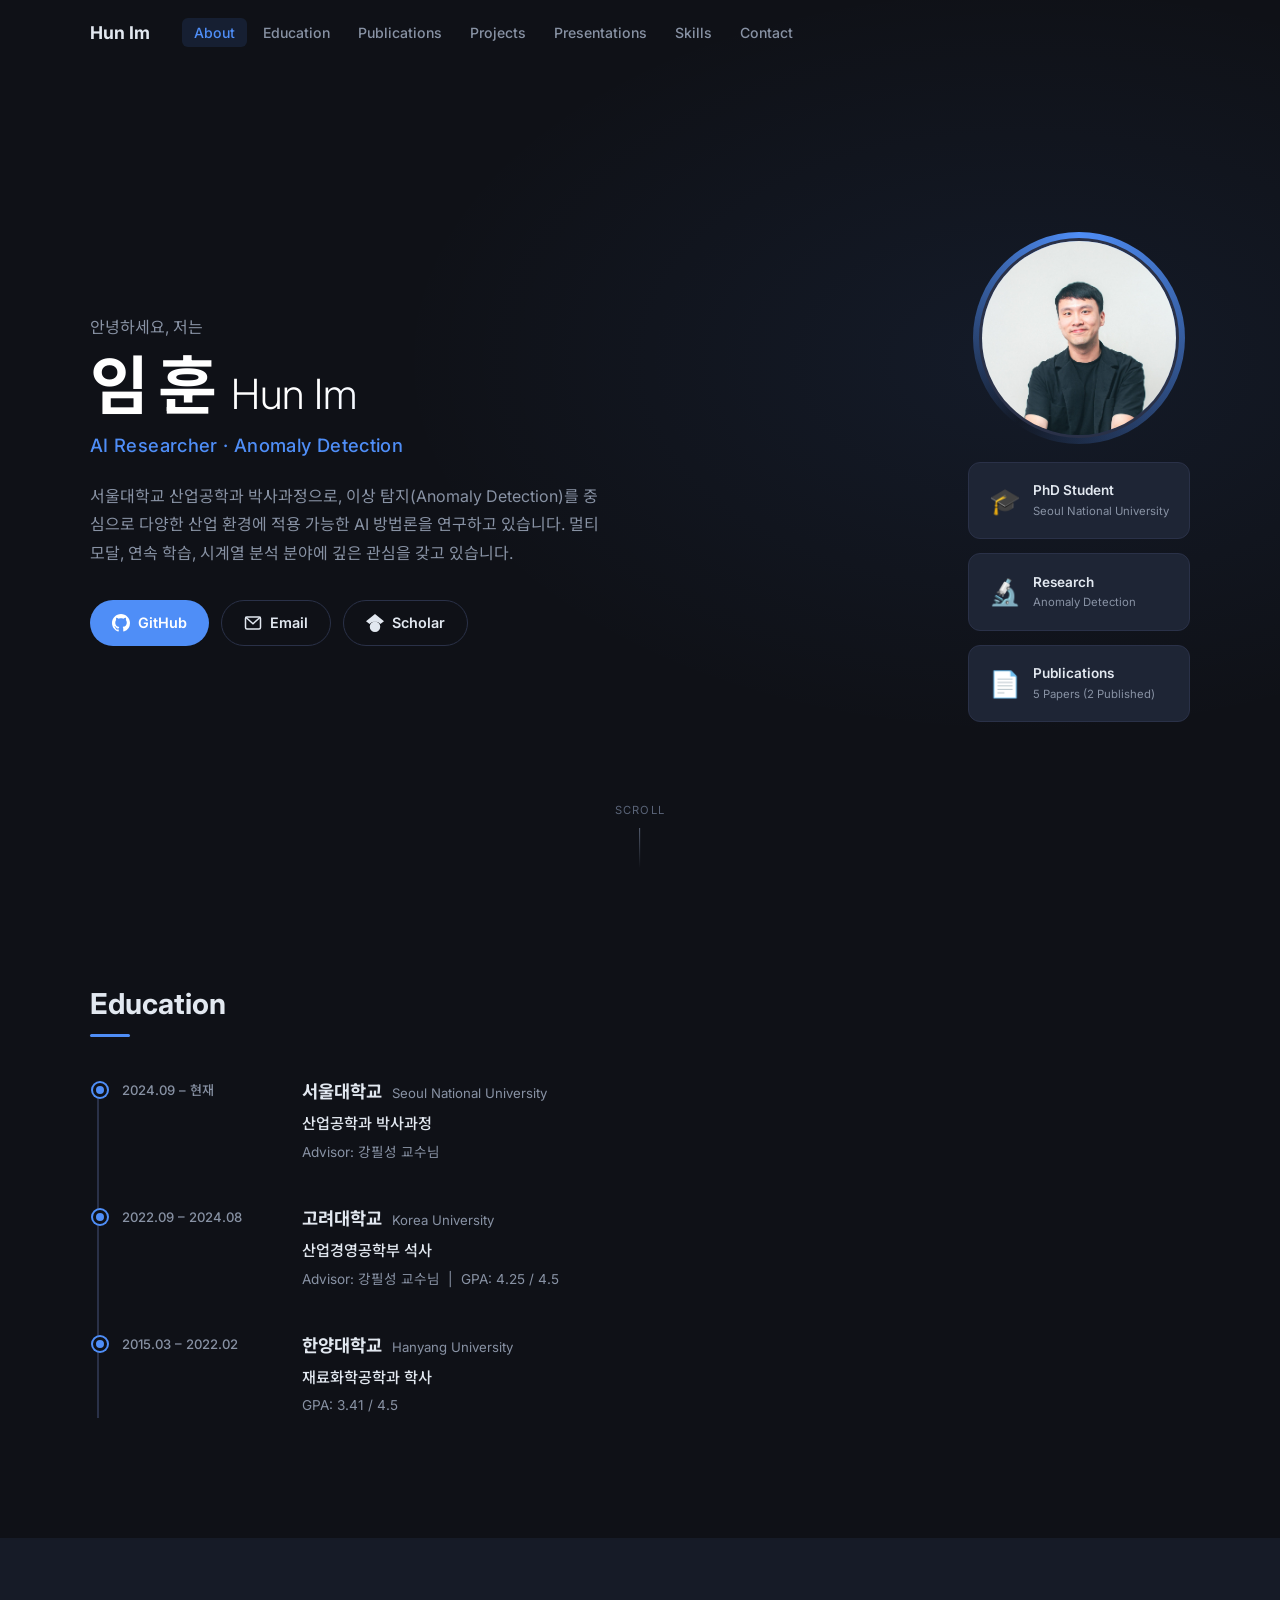
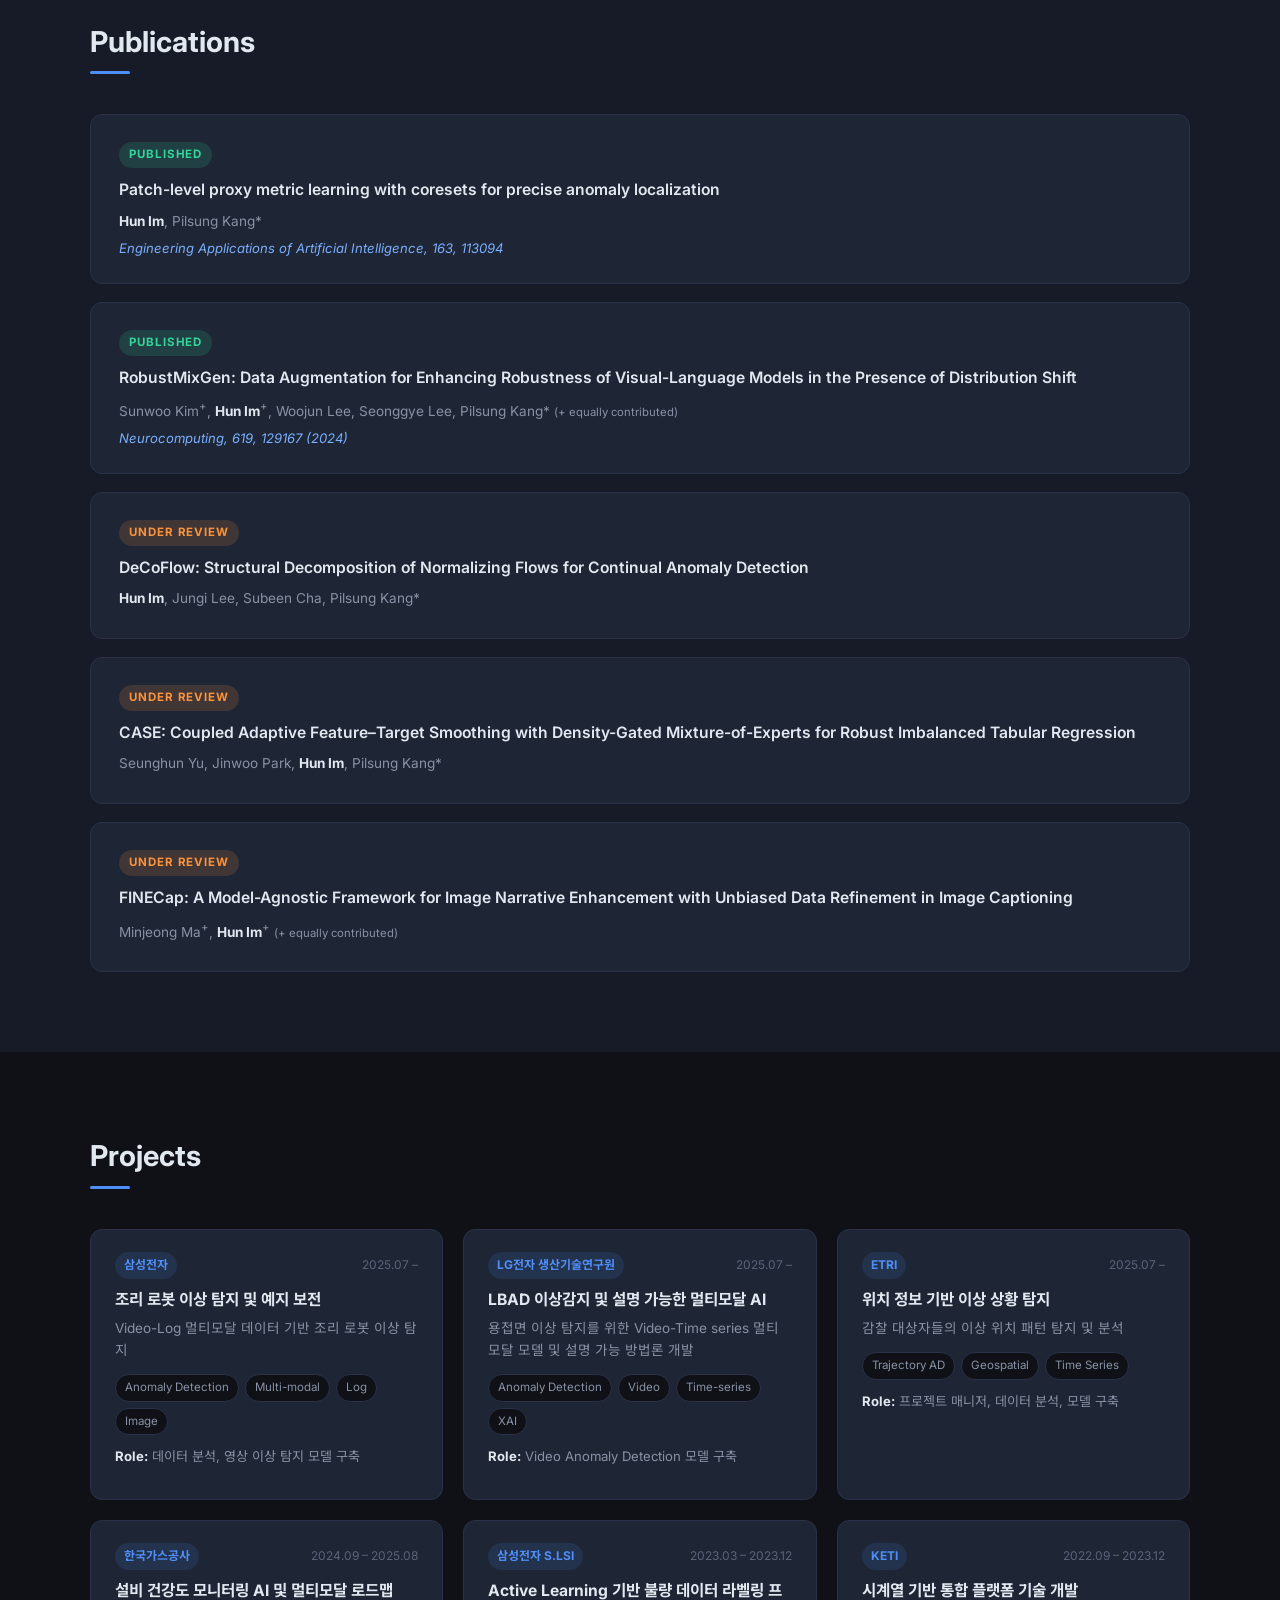
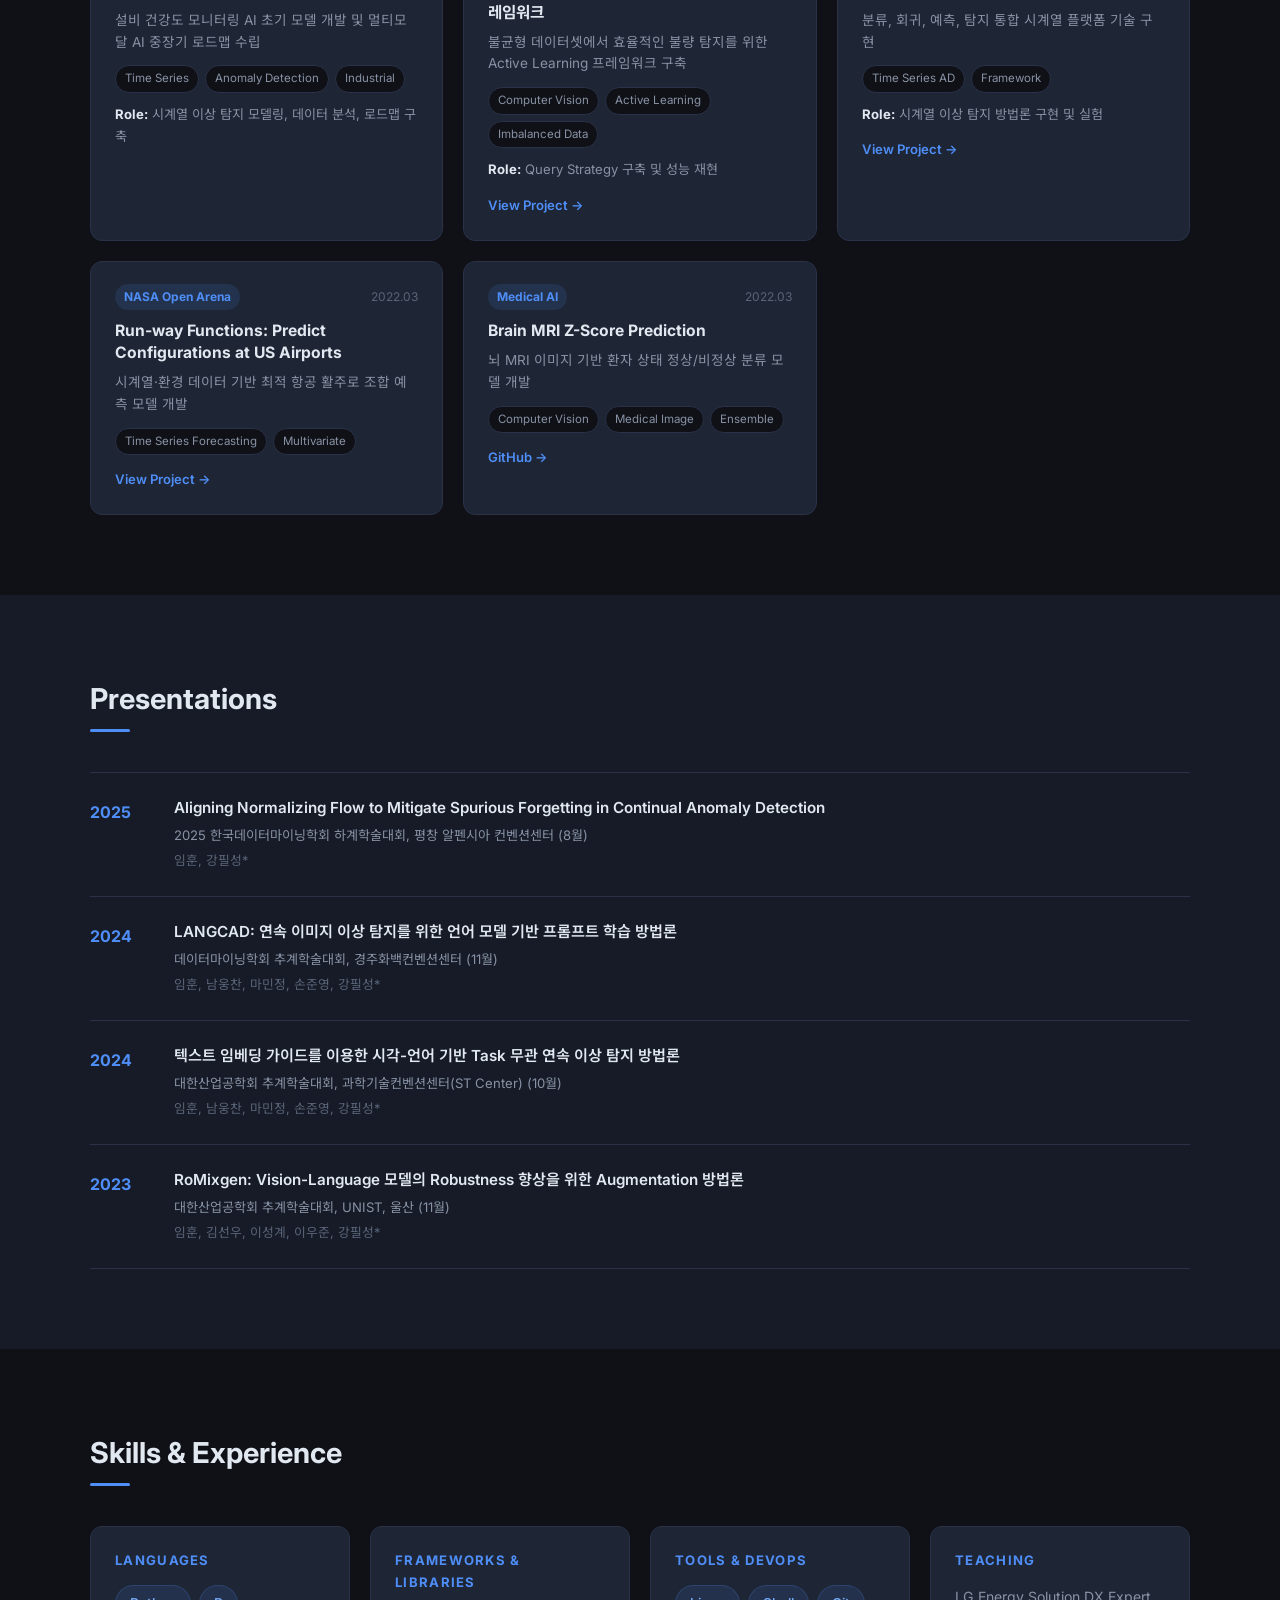
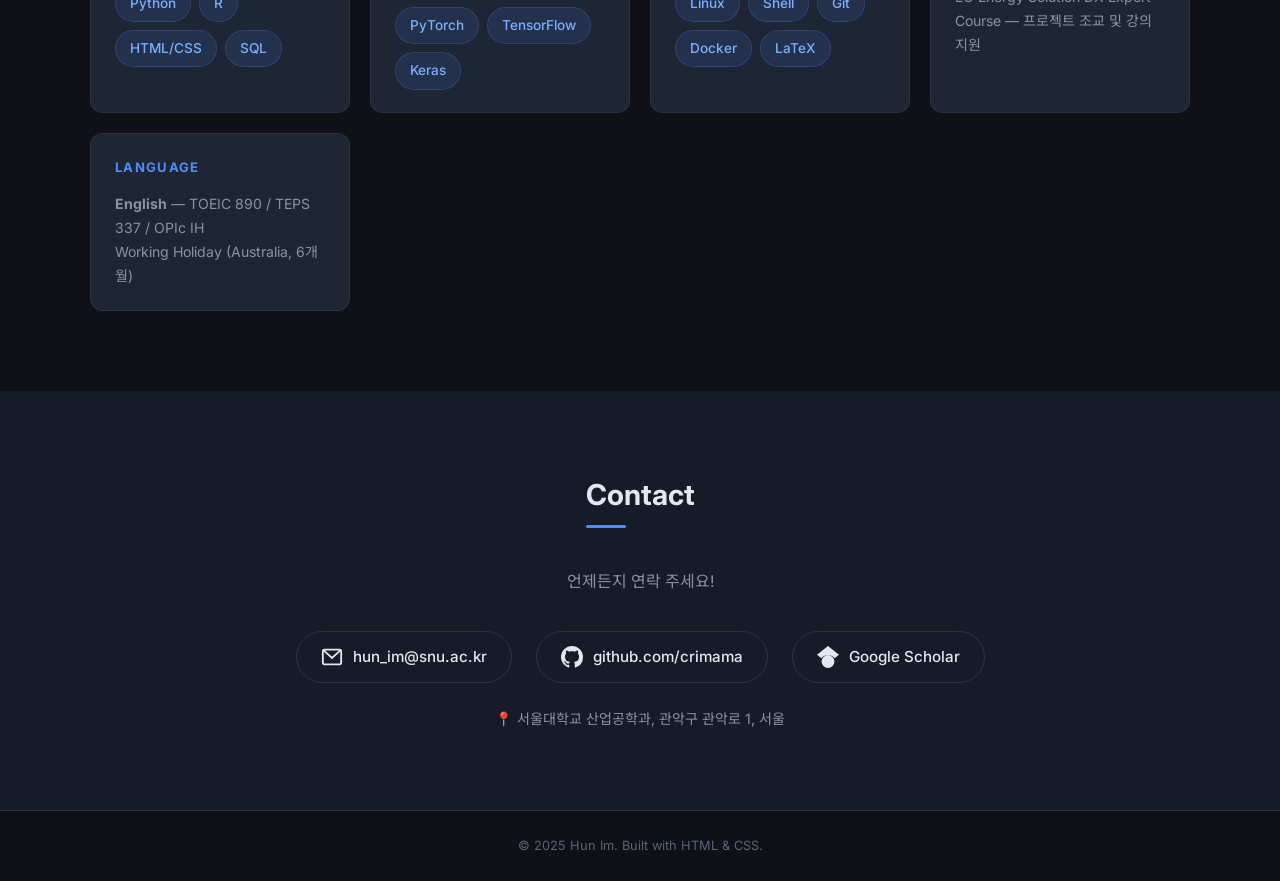
<file: index.html>
<!DOCTYPE html>
<html lang="ko">
<head>
  <meta charset="UTF-8" />
  <meta name="viewport" content="width=device-width, initial-scale=1.0" />
  <title>Hun Im | Research Portfolio</title>
  <link rel="stylesheet" href="style.css" />
  <link rel="preconnect" href="https://fonts.googleapis.com" />
  <link rel="preconnect" href="https://fonts.gstatic.com" crossorigin />
  <link href="https://fonts.googleapis.com/css2?family=Inter:wght@300;400;500;600;700&family=Noto+Sans+KR:wght@300;400;500;700&display=swap" rel="stylesheet" />
</head>
<body>

  <!-- NAV -->
  <nav id="navbar">
    <div class="nav-inner">
      <span class="nav-logo">Hun Im</span>
      <ul class="nav-links">
        <li><a href="#about">About</a></li>
        <li><a href="#education">Education</a></li>
        <li><a href="#publications">Publications</a></li>
        <li><a href="#projects">Projects</a></li>
        <li><a href="#presentations">Presentations</a></li>
        <li><a href="#skills">Skills</a></li>
        <li><a href="#contact">Contact</a></li>
      </ul>
      <button class="nav-toggle" aria-label="메뉴 열기">&#9776;</button>
    </div>
  </nav>

  <!-- HERO -->
  <section id="about" class="hero">
    <div class="hero-content">
      <div class="hero-text">
        <p class="hero-greeting">안녕하세요, 저는</p>
        <h1 class="hero-name">임&thinsp;훈 <span class="hero-name-en">Hun Im</span></h1>
        <p class="hero-role">AI Researcher · Anomaly Detection</p>
        <p class="hero-desc">
          서울대학교 산업공학과 박사과정으로, 이상 탐지(Anomaly Detection)를 중심으로
          다양한 산업 환경에 적용 가능한 AI 방법론을 연구하고 있습니다.
          멀티모달, 연속 학습, 시계열 분석 분야에 깊은 관심을 갖고 있습니다.
        </p>
        <div class="hero-links">
          <a class="btn btn-primary" href="https://github.com/crimama" target="_blank" rel="noopener">
            <svg viewBox="0 0 24 24" fill="currentColor" width="18" height="18"><path d="M12 0C5.37 0 0 5.37 0 12c0 5.31 3.435 9.795 8.205 11.385.6.105.825-.255.825-.57 0-.285-.015-1.23-.015-2.235-3.015.555-3.795-.735-4.035-1.41-.135-.345-.72-1.41-1.23-1.695-.42-.225-1.02-.78-.015-.795.945-.015 1.62.87 1.845 1.23 1.08 1.815 2.805 1.305 3.495.99.105-.78.42-1.305.765-1.605-2.67-.3-5.46-1.335-5.46-5.925 0-1.305.465-2.385 1.23-3.225-.12-.3-.54-1.53.12-3.18 0 0 1.005-.315 3.3 1.23.96-.27 1.98-.405 3-.405s2.04.135 3 .405c2.295-1.56 3.3-1.23 3.3-1.23.66 1.65.24 2.88.12 3.18.765.84 1.23 1.905 1.23 3.225 0 4.605-2.805 5.625-5.475 5.925.435.375.81 1.095.81 2.22 0 1.605-.015 2.895-.015 3.3 0 .315.225.69.825.57A12.02 12.02 0 0 0 24 12c0-6.63-5.37-12-12-12z"/></svg>
            GitHub
          </a>
          <a class="btn btn-outline" href="mailto:hun_im@snu.ac.kr">
            <svg viewBox="0 0 24 24" fill="none" stroke="currentColor" stroke-width="2" width="18" height="18"><rect x="2" y="4" width="20" height="16" rx="2"/><polyline points="2,4 12,13 22,4"/></svg>
            Email
          </a>
          <a class="btn btn-outline" href="https://scholar.google.com/citations?user=Tz6jHfgAAAAJ&hl=ko" target="_blank" rel="noopener">
            <svg viewBox="0 0 24 24" fill="currentColor" width="18" height="18"><path d="M12 24a7 7 0 1 1 0-14 7 7 0 0 1 0 14zm0-24L0 9.5l4.838 3.94A8 8 0 0 1 12 10a8 8 0 0 1 7.162 3.44L24 9.5z"/></svg>
            Scholar
          </a>
        </div>
      </div>
      <div class="hero-right">
        <div class="profile-photo-wrap">
          <img src="KakaoTalk_20241211_070659468.jpg" alt="Hun Im 프로필 사진" class="profile-photo" />
          <div class="profile-glow"></div>
        </div>
        <div class="hero-badge-wrap">
          <div class="hero-badge">
            <span class="badge-icon">🎓</span>
            <span class="badge-label">PhD Student<br><small>Seoul National University</small></span>
          </div>
          <div class="hero-badge">
            <span class="badge-icon">🔬</span>
            <span class="badge-label">Research<br><small>Anomaly Detection</small></span>
          </div>
          <div class="hero-badge">
            <span class="badge-icon">📄</span>
            <span class="badge-label">Publications<br><small>5 Papers (2 Published)</small></span>
          </div>
        </div>
      </div>
    </div>
    <div class="hero-scroll">
      <span>scroll</span>
      <div class="scroll-line"></div>
    </div>
  </section>

  <!-- EDUCATION -->
  <section id="education" class="section">
    <div class="container">
      <h2 class="section-title">Education</h2>
      <div class="timeline">

        <div class="timeline-item">
          <div class="timeline-dot"></div>
          <div class="timeline-period">2024.09 &ndash; 현재</div>
          <div class="timeline-body">
            <h3 class="tl-school">서울대학교 <span class="tl-school-en">Seoul National University</span></h3>
            <p class="tl-degree">산업공학과 박사과정</p>
            <p class="tl-detail">Advisor: 강필성 교수님</p>
          </div>
        </div>

        <div class="timeline-item">
          <div class="timeline-dot"></div>
          <div class="timeline-period">2022.09 &ndash; 2024.08</div>
          <div class="timeline-body">
            <h3 class="tl-school">고려대학교 <span class="tl-school-en">Korea University</span></h3>
            <p class="tl-degree">산업경영공학부 석사</p>
            <p class="tl-detail">Advisor: 강필성 교수님 &nbsp;|&nbsp; GPA: 4.25 / 4.5</p>
          </div>
        </div>

        <div class="timeline-item">
          <div class="timeline-dot"></div>
          <div class="timeline-period">2015.03 &ndash; 2022.02</div>
          <div class="timeline-body">
            <h3 class="tl-school">한양대학교 <span class="tl-school-en">Hanyang University</span></h3>
            <p class="tl-degree">재료화학공학과 학사</p>
            <p class="tl-detail">GPA: 3.41 / 4.5</p>
          </div>
        </div>

      </div>
    </div>
  </section>

  <!-- PUBLICATIONS -->
  <section id="publications" class="section section-alt">
    <div class="container">
      <h2 class="section-title">Publications</h2>
      <div class="pub-list">

        <div class="pub-card">
          <span class="pub-status published">Published</span>
          <p class="pub-title">Patch-level proxy metric learning with coresets for precise anomaly localization</p>
          <p class="pub-authors"><strong>Hun Im</strong>, Pilsung Kang*</p>
          <p class="pub-venue">Engineering Applications of Artificial Intelligence, 163, 113094</p>
        </div>

        <div class="pub-card">
          <span class="pub-status published">Published</span>
          <p class="pub-title">RobustMixGen: Data Augmentation for Enhancing Robustness of Visual-Language Models in the Presence of Distribution Shift</p>
          <p class="pub-authors">Sunwoo Kim<sup>+</sup>, <strong>Hun Im</strong><sup>+</sup>, Woojun Lee, Seonggye Lee, Pilsung Kang* <small>(+ equally contributed)</small></p>
          <p class="pub-venue">Neurocomputing, 619, 129167 (2024)</p>
        </div>

        <div class="pub-card">
          <span class="pub-status review">Under Review</span>
          <p class="pub-title">DeCoFlow: Structural Decomposition of Normalizing Flows for Continual Anomaly Detection</p>
          <p class="pub-authors"><strong>Hun Im</strong>, Jungi Lee, Subeen Cha, Pilsung Kang*</p>
        </div>

        <div class="pub-card">
          <span class="pub-status review">Under Review</span>
          <p class="pub-title">CASE: Coupled Adaptive Feature–Target Smoothing with Density-Gated Mixture-of-Experts for Robust Imbalanced Tabular Regression</p>
          <p class="pub-authors">Seunghun Yu, Jinwoo Park, <strong>Hun Im</strong>, Pilsung Kang*</p>
        </div>

        <div class="pub-card">
          <span class="pub-status review">Under Review</span>
          <p class="pub-title">FINECap: A Model-Agnostic Framework for Image Narrative Enhancement with Unbiased Data Refinement in Image Captioning</p>
          <p class="pub-authors">Minjeong Ma<sup>+</sup>, <strong>Hun Im</strong><sup>+</sup> <small>(+ equally contributed)</small></p>
        </div>

      </div>
    </div>
  </section>

  <!-- PROJECTS -->
  <section id="projects" class="section">
    <div class="container">
      <h2 class="section-title">Projects</h2>
      <div class="project-grid">

        <div class="project-card">
          <div class="project-header">
            <span class="project-client">삼성전자</span>
            <span class="project-period">2025.07 &ndash;</span>
          </div>
          <h3 class="project-title">조리 로봇 이상 탐지 및 예지 보전</h3>
          <p class="project-desc">Video-Log 멀티모달 데이터 기반 조리 로봇 이상 탐지</p>
          <div class="project-tags">
            <span class="tag">Anomaly Detection</span><span class="tag">Multi-modal</span><span class="tag">Log</span><span class="tag">Image</span>
          </div>
          <p class="project-role"><strong>Role:</strong> 데이터 분석, 영상 이상 탐지 모델 구축</p>
        </div>

        <div class="project-card">
          <div class="project-header">
            <span class="project-client">LG전자 생산기술연구원</span>
            <span class="project-period">2025.07 &ndash;</span>
          </div>
          <h3 class="project-title">LBAD 이상감지 및 설명 가능한 멀티모달 AI</h3>
          <p class="project-desc">용접면 이상 탐지를 위한 Video-Time series 멀티모달 모델 및 설명 가능 방법론 개발</p>
          <div class="project-tags">
            <span class="tag">Anomaly Detection</span><span class="tag">Video</span><span class="tag">Time-series</span><span class="tag">XAI</span>
          </div>
          <p class="project-role"><strong>Role:</strong> Video Anomaly Detection 모델 구축</p>
        </div>

        <div class="project-card">
          <div class="project-header">
            <span class="project-client">ETRI</span>
            <span class="project-period">2025.07 &ndash;</span>
          </div>
          <h3 class="project-title">위치 정보 기반 이상 상황 탐지</h3>
          <p class="project-desc">감찰 대상자들의 이상 위치 패턴 탐지 및 분석</p>
          <div class="project-tags">
            <span class="tag">Trajectory AD</span><span class="tag">Geospatial</span><span class="tag">Time Series</span>
          </div>
          <p class="project-role"><strong>Role:</strong> 프로젝트 매니저, 데이터 분석, 모델 구축</p>
        </div>

        <div class="project-card">
          <div class="project-header">
            <span class="project-client">한국가스공사</span>
            <span class="project-period">2024.09 &ndash; 2025.08</span>
          </div>
          <h3 class="project-title">설비 건강도 모니터링 AI 및 멀티모달 로드맵</h3>
          <p class="project-desc">설비 건강도 모니터링 AI 초기 모델 개발 및 멀티모달 AI 중장기 로드맵 수립</p>
          <div class="project-tags">
            <span class="tag">Time Series</span><span class="tag">Anomaly Detection</span><span class="tag">Industrial</span>
          </div>
          <p class="project-role"><strong>Role:</strong> 시계열 이상 탐지 모델링, 데이터 분석, 로드맵 구축</p>
        </div>

        <div class="project-card">
          <div class="project-header">
            <span class="project-client">삼성전자 S.LSI</span>
            <span class="project-period">2023.03 &ndash; 2023.12</span>
          </div>
          <h3 class="project-title">Active Learning 기반 불량 데이터 라벨링 프레임워크</h3>
          <p class="project-desc">불균형 데이터셋에서 효율적인 불량 탐지를 위한 Active Learning 프레임워크 구축</p>
          <div class="project-tags">
            <span class="tag">Computer Vision</span><span class="tag">Active Learning</span><span class="tag">Imbalanced Data</span>
          </div>
          <p class="project-role"><strong>Role:</strong> Query Strategy 구축 및 성능 재현</p>
          <a class="project-link" href="http://dsba.korea.ac.kr/%ec%a0%9c%ed%92%88-%ec%88%98%ec%9c%a8-%ec%b5%9c%eb%8c%80%ed%99%94%eb%a5%bc-%ec%9c%84%ed%95%9c-active-learning-%ea%b8%b0%eb%b0%98%ec%9d%98-%eb%b6%88%eb%9f%89-%eb%8d%b0%ec%9d%b4%ed%84%b0-%eb%9d%bc/" target="_blank" rel="noopener">View Project →</a>
        </div>

        <div class="project-card">
          <div class="project-header">
            <span class="project-client">KETI</span>
            <span class="project-period">2022.09 &ndash; 2023.12</span>
          </div>
          <h3 class="project-title">시계열 기반 통합 플랫폼 기술 개발</h3>
          <p class="project-desc">분류, 회귀, 예측, 탐지 통합 시계열 플랫폼 기술 구현</p>
          <div class="project-tags">
            <span class="tag">Time Series AD</span><span class="tag">Framework</span>
          </div>
          <p class="project-role"><strong>Role:</strong> 시계열 이상 탐지 방법론 구현 및 실험</p>
          <a class="project-link" href="http://dsba.korea.ac.kr/%ed%8c%8c%ed%8e%b8%ed%99%94%eb%90%9c-%eb%8d%b0%ec%9d%b4%ed%84%b0%ec%9d%98-%ec%a0%81%ea%b7%b9%ed%99%9c%ec%9a%a9%ec%9d%84-%ec%9c%84%ed%95%9c-%ec%8b%9c%ea%b3%84%ec%97%b4-%ea%b8%b0%eb%b0%98-%ed%86%b5/" target="_blank" rel="noopener">View Project →</a>
        </div>

        <div class="project-card">
          <div class="project-header">
            <span class="project-client">NASA Open Arena</span>
            <span class="project-period">2022.03</span>
          </div>
          <h3 class="project-title">Run-way Functions: Predict Configurations at US Airports</h3>
          <p class="project-desc">시계열·환경 데이터 기반 최적 항공 활주로 조합 예측 모델 개발</p>
          <div class="project-tags">
            <span class="tag">Time Series Forecasting</span><span class="tag">Multivariate</span>
          </div>
          <a class="project-link" href="https://saveforhun.notion.site/Run-way-Functions-Predict-Reconfigurations-at-US-Airports-Open-Arena-6f8081fbd87b43bfb5c6ac1163964cb7" target="_blank" rel="noopener">View Project →</a>
        </div>

        <div class="project-card">
          <div class="project-header">
            <span class="project-client">Medical AI</span>
            <span class="project-period">2022.03</span>
          </div>
          <h3 class="project-title">Brain MRI Z-Score Prediction</h3>
          <p class="project-desc">뇌 MRI 이미지 기반 환자 상태 정상/비정상 분류 모델 개발</p>
          <div class="project-tags">
            <span class="tag">Computer Vision</span><span class="tag">Medical Image</span><span class="tag">Ensemble</span>
          </div>
          <a class="project-link" href="https://github.com/crimama/MRI_classification/" target="_blank" rel="noopener">GitHub →</a>
        </div>

      </div>
    </div>
  </section>

  <!-- PRESENTATIONS -->
  <section id="presentations" class="section section-alt">
    <div class="container">
      <h2 class="section-title">Presentations</h2>
      <ul class="pres-list">

        <li class="pres-item">
          <span class="pres-year">2025</span>
          <div class="pres-body">
            <p class="pres-title">Aligning Normalizing Flow to Mitigate Spurious Forgetting in Continual Anomaly Detection</p>
            <p class="pres-venue">2025 한국데이터마이닝학회 하계학술대회, 평창 알펜시아 컨벤션센터 (8월)</p>
            <p class="pres-authors">임훈, 강필성*</p>
          </div>
        </li>

        <li class="pres-item">
          <span class="pres-year">2024</span>
          <div class="pres-body">
            <p class="pres-title">LANGCAD: 연속 이미지 이상 탐지를 위한 언어 모델 기반 프롬프트 학습 방법론</p>
            <p class="pres-venue">데이터마이닝학회 추계학술대회, 경주화백컨벤션센터 (11월)</p>
            <p class="pres-authors">임훈, 남웅찬, 마민정, 손준영, 강필성*</p>
          </div>
        </li>

        <li class="pres-item">
          <span class="pres-year">2024</span>
          <div class="pres-body">
            <p class="pres-title">텍스트 임베딩 가이드를 이용한 시각-언어 기반 Task 무관 연속 이상 탐지 방법론</p>
            <p class="pres-venue">대한산업공학회 추계학술대회, 과학기술컨벤션센터(ST Center) (10월)</p>
            <p class="pres-authors">임훈, 남웅찬, 마민정, 손준영, 강필성*</p>
          </div>
        </li>

        <li class="pres-item">
          <span class="pres-year">2023</span>
          <div class="pres-body">
            <p class="pres-title">RoMixgen: Vision-Language 모델의 Robustness 향상을 위한 Augmentation 방법론</p>
            <p class="pres-venue">대한산업공학회 추계학술대회, UNIST, 울산 (11월)</p>
            <p class="pres-authors">임훈, 김선우, 이성계, 이우준, 강필성*</p>
          </div>
        </li>

      </ul>
    </div>
  </section>

  <!-- SKILLS -->
  <section id="skills" class="section">
    <div class="container">
      <h2 class="section-title">Skills &amp; Experience</h2>
      <div class="skills-grid">

        <div class="skill-block">
          <h3 class="skill-cat">Languages</h3>
          <div class="skill-tags">
            <span class="stag">Python</span>
            <span class="stag">R</span>
            <span class="stag">HTML/CSS</span>
            <span class="stag">SQL</span>
          </div>
        </div>

        <div class="skill-block">
          <h3 class="skill-cat">Frameworks &amp; Libraries</h3>
          <div class="skill-tags">
            <span class="stag">PyTorch</span>
            <span class="stag">TensorFlow</span>
            <span class="stag">Keras</span>
          </div>
        </div>

        <div class="skill-block">
          <h3 class="skill-cat">Tools &amp; DevOps</h3>
          <div class="skill-tags">
            <span class="stag">Linux</span>
            <span class="stag">Shell</span>
            <span class="stag">Git</span>
            <span class="stag">Docker</span>
            <span class="stag">LaTeX</span>
          </div>
        </div>

        <div class="skill-block">
          <h3 class="skill-cat">Teaching</h3>
          <p class="skill-desc">LG Energy Solution DX Expert Course &mdash; 프로젝트 조교 및 강의 지원</p>
        </div>

        <div class="skill-block">
          <h3 class="skill-cat">Language</h3>
          <p class="skill-desc">
            <strong>English</strong> &mdash; TOEIC 890 / TEPS 337 / OPIc IH<br>
            Working Holiday (Australia, 6개월)
          </p>
        </div>

      </div>
    </div>
  </section>

  <!-- CONTACT -->
  <section id="contact" class="section section-alt">
    <div class="container contact-container">
      <h2 class="section-title">Contact</h2>
      <p class="contact-sub">언제든지 연락 주세요!</p>
      <div class="contact-links">
        <a class="contact-item" href="mailto:hun_im@snu.ac.kr">
          <svg viewBox="0 0 24 24" fill="none" stroke="currentColor" stroke-width="2" width="22" height="22"><rect x="2" y="4" width="20" height="16" rx="2"/><polyline points="2,4 12,13 22,4"/></svg>
          hun_im@snu.ac.kr
        </a>
        <a class="contact-item" href="https://github.com/crimama" target="_blank" rel="noopener">
          <svg viewBox="0 0 24 24" fill="currentColor" width="22" height="22"><path d="M12 0C5.37 0 0 5.37 0 12c0 5.31 3.435 9.795 8.205 11.385.6.105.825-.255.825-.57 0-.285-.015-1.23-.015-2.235-3.015.555-3.795-.735-4.035-1.41-.135-.345-.72-1.41-1.23-1.695-.42-.225-1.02-.78-.015-.795.945-.015 1.62.87 1.845 1.23 1.08 1.815 2.805 1.305 3.495.99.105-.78.42-1.305.765-1.605-2.67-.3-5.46-1.335-5.46-5.925 0-1.305.465-2.385 1.23-3.225-.12-.3-.54-1.53.12-3.18 0 0 1.005-.315 3.3 1.23.96-.27 1.98-.405 3-.405s2.04.135 3 .405c2.295-1.56 3.3-1.23 3.3-1.23.66 1.65.24 2.88.12 3.18.765.84 1.23 1.905 1.23 3.225 0 4.605-2.805 5.625-5.475 5.925.435.375.81 1.095.81 2.22 0 1.605-.015 2.895-.015 3.3 0 .315.225.69.825.57A12.02 12.02 0 0 0 24 12c0-6.63-5.37-12-12-12z"/></svg>
          github.com/crimama
        </a>
        <a class="contact-item" href="https://scholar.google.com/citations?user=Tz6jHfgAAAAJ&hl=ko" target="_blank" rel="noopener">
          <svg viewBox="0 0 24 24" fill="currentColor" width="22" height="22"><path d="M12 24a7 7 0 1 1 0-14 7 7 0 0 1 0 14zm0-24L0 9.5l4.838 3.94A8 8 0 0 1 12 10a8 8 0 0 1 7.162 3.44L24 9.5z"/></svg>
          Google Scholar
        </a>
      </div>
      <p class="contact-location">
        📍 서울대학교 산업공학과, 관악구 관악로 1, 서울
      </p>
    </div>
  </section>

  <!-- FOOTER -->
  <footer class="footer">
    <p>&copy; 2025 Hun Im. Built with HTML &amp; CSS.</p>
  </footer>

  <script>
    // Navbar scroll effect
    const navbar = document.getElementById('navbar');
    window.addEventListener('scroll', () => {
      navbar.classList.toggle('scrolled', window.scrollY > 40);
    });

    // Mobile nav toggle
    const toggle = document.querySelector('.nav-toggle');
    const navLinks = document.querySelector('.nav-links');
    toggle.addEventListener('click', () => {
      navLinks.classList.toggle('open');
    });

    // Close mobile nav on link click
    navLinks.querySelectorAll('a').forEach(a => {
      a.addEventListener('click', () => navLinks.classList.remove('open'));
    });

    // Active nav link on scroll
    const sections = document.querySelectorAll('section[id]');
    const navItems = document.querySelectorAll('.nav-links a');
    const observer = new IntersectionObserver((entries) => {
      entries.forEach(entry => {
        if (entry.isIntersecting) {
          navItems.forEach(a => a.classList.remove('active'));
          const active = document.querySelector(`.nav-links a[href="#${entry.target.id}"]`);
          if (active) active.classList.add('active');
        }
      });
    }, { rootMargin: '-40% 0px -55% 0px' });
    sections.forEach(s => observer.observe(s));
  </script>

</body>
</html>
</file>
<file: style.css>
/* ===== RESET & BASE ===== */
*, *::before, *::after { box-sizing: border-box; margin: 0; padding: 0; }

:root {
  --bg: #0f1117;
  --bg-alt: #161b27;
  --surface: #1e2535;
  --border: #2a3148;
  --accent: #4f8ef7;
  --accent-light: #7ab0ff;
  --accent-dim: rgba(79,142,247,0.12);
  --text: #e2e8f0;
  --text-muted: #8892a4;
  --text-dim: #5a6478;
  --green: #34d399;
  --orange: #fb923c;
  --radius: 12px;
  --radius-sm: 6px;
  --shadow: 0 4px 24px rgba(0,0,0,0.35);
  --transition: 0.25s ease;
}

html { scroll-behavior: smooth; font-size: 16px; }

body {
  font-family: 'Inter', 'Noto Sans KR', sans-serif;
  background: var(--bg);
  color: var(--text);
  line-height: 1.7;
  -webkit-font-smoothing: antialiased;
}

a { color: var(--accent); text-decoration: none; transition: color var(--transition); }
a:hover { color: var(--accent-light); }

/* ===== NAV ===== */
#navbar {
  position: fixed; top: 0; left: 0; right: 0; z-index: 100;
  padding: 18px 32px;
  transition: background var(--transition), backdrop-filter var(--transition), box-shadow var(--transition);
}
#navbar.scrolled {
  background: rgba(15,17,23,0.85);
  backdrop-filter: blur(16px);
  box-shadow: 0 1px 0 var(--border);
}

.nav-inner {
  max-width: 1100px; margin: auto;
  display: flex; align-items: center; gap: 32px;
}
.nav-logo { font-weight: 700; font-size: 1.1rem; color: var(--text); flex-shrink: 0; }

.nav-links {
  display: flex; gap: 4px; list-style: none; flex: 1;
}
.nav-links a {
  color: var(--text-muted); font-size: 0.88rem; font-weight: 500;
  padding: 6px 12px; border-radius: var(--radius-sm);
  transition: color var(--transition), background var(--transition);
}
.nav-links a:hover, .nav-links a.active {
  color: var(--accent); background: var(--accent-dim);
}

.nav-toggle {
  display: none; background: none; border: none; color: var(--text);
  font-size: 1.4rem; cursor: pointer; margin-left: auto;
}

/* ===== HERO ===== */
.hero {
  min-height: 100vh; display: flex; flex-direction: column;
  justify-content: center; align-items: stretch;
  padding: 120px 32px 60px;
  background: radial-gradient(ellipse 70% 60% at 80% 40%, rgba(79,142,247,0.08) 0%, transparent 70%),
              var(--bg);
  position: relative;
}

.hero-content {
  max-width: 1100px; margin: auto; width: 100%;
  display: flex; align-items: center; gap: 64px;
}

.hero-text { flex: 1; }

.hero-greeting { color: var(--text-muted); font-size: 1rem; margin-bottom: 8px; }

.hero-name {
  font-size: clamp(2.5rem, 5vw, 4rem);
  font-weight: 700; line-height: 1.15;
  background: linear-gradient(135deg, #fff 30%, var(--accent-light));
  -webkit-background-clip: text; -webkit-text-fill-color: transparent;
  background-clip: text;
  margin-bottom: 8px;
}
.hero-name-en { font-weight: 300; font-size: 0.65em; }

.hero-role {
  font-size: 1.15rem; color: var(--accent); font-weight: 500;
  margin-bottom: 20px; letter-spacing: 0.02em;
}

.hero-desc {
  color: var(--text-muted); font-size: 1rem; max-width: 520px;
  margin-bottom: 32px; line-height: 1.8;
}

.hero-links { display: flex; gap: 12px; flex-wrap: wrap; }

.btn {
  display: inline-flex; align-items: center; gap: 8px;
  padding: 10px 22px; border-radius: 9999px; font-size: 0.9rem; font-weight: 600;
  transition: all var(--transition); cursor: pointer; border: none;
}
.btn-primary {
  background: var(--accent); color: #fff;
}
.btn-primary:hover { background: var(--accent-light); color: #fff; transform: translateY(-2px); box-shadow: 0 6px 20px rgba(79,142,247,0.35); }
.btn-outline {
  background: transparent; color: var(--text); border: 1.5px solid var(--border);
}
.btn-outline:hover { border-color: var(--accent); color: var(--accent); transform: translateY(-2px); }

.hero-right {
  display: flex; flex-direction: column; align-items: center; gap: 24px; flex-shrink: 0;
}

.profile-photo-wrap {
  position: relative; width: 200px; height: 200px;
}
.profile-photo {
  width: 200px; height: 200px;
  border-radius: 50%;
  object-fit: cover;
  object-position: center top;
  border: 3px solid var(--border);
  position: relative; z-index: 1;
  display: block;
}
.profile-glow {
  position: absolute; inset: -6px;
  border-radius: 50%;
  background: conic-gradient(from 0deg, var(--accent), transparent 60%, var(--accent));
  animation: rotateGlow 4s linear infinite;
  z-index: 0;
}
@keyframes rotateGlow {
  to { transform: rotate(360deg); }
}

.hero-badge-wrap {
  display: flex; flex-direction: column; gap: 14px; flex-shrink: 0;
}
.hero-badge {
  background: var(--surface); border: 1px solid var(--border);
  border-radius: var(--radius); padding: 16px 20px;
  display: flex; align-items: center; gap: 12px;
  min-width: 220px;
}
.badge-icon { font-size: 1.6rem; }
.badge-label { font-size: 0.85rem; font-weight: 600; line-height: 1.4; }
.badge-label small { color: var(--text-muted); font-weight: 400; }

.hero-scroll {
  position: absolute; bottom: 32px; left: 50%; transform: translateX(-50%);
  display: flex; flex-direction: column; align-items: center; gap: 8px;
  color: var(--text-dim); font-size: 0.7rem; letter-spacing: 0.1em; text-transform: uppercase;
}
.scroll-line {
  width: 1px; height: 40px;
  background: linear-gradient(to bottom, var(--text-dim), transparent);
  animation: scrollPulse 2s ease-in-out infinite;
}
@keyframes scrollPulse { 0%,100%{opacity:.3} 50%{opacity:1} }

/* ===== SECTIONS ===== */
.section { padding: 80px 32px; }
.section-alt { background: var(--bg-alt); }

.container { max-width: 1100px; margin: auto; }

.section-title {
  font-size: 1.8rem; font-weight: 700; margin-bottom: 48px;
  position: relative; display: inline-block;
}
.section-title::after {
  content: ''; position: absolute; left: 0; bottom: -8px;
  width: 40px; height: 3px; border-radius: 2px;
  background: var(--accent);
}

/* ===== TIMELINE ===== */
.timeline { position: relative; padding-left: 32px; }
.timeline::before {
  content: ''; position: absolute; left: 7px; top: 6px; bottom: 0;
  width: 2px; background: var(--border);
}

.timeline-item {
  position: relative; margin-bottom: 40px; display: grid;
  grid-template-columns: 160px 1fr; gap: 20px;
}
.timeline-dot {
  position: absolute; left: -29px; top: 6px;
  width: 14px; height: 14px; border-radius: 50%;
  background: var(--accent); border: 3px solid var(--bg);
  box-shadow: 0 0 0 2px var(--accent);
}
.section-alt .timeline-dot { border-color: var(--bg-alt); }

.timeline-period { color: var(--text-muted); font-size: 0.82rem; font-weight: 500; padding-top: 2px; }

.tl-school { font-size: 1.1rem; font-weight: 700; margin-bottom: 4px; }
.tl-school-en { font-size: 0.75em; font-weight: 400; color: var(--text-muted); margin-left: 6px; }
.tl-degree { color: var(--text); font-size: 0.95rem; font-weight: 500; margin-bottom: 4px; }
.tl-detail { color: var(--text-muted); font-size: 0.85rem; }

/* ===== PUBLICATIONS ===== */
.pub-list { display: flex; flex-direction: column; gap: 18px; }

.pub-card {
  background: var(--surface); border: 1px solid var(--border);
  border-radius: var(--radius); padding: 24px 28px;
  transition: border-color var(--transition), transform var(--transition);
}
.pub-card:hover { border-color: var(--accent); transform: translateX(4px); }

.pub-status {
  display: inline-block; font-size: 0.72rem; font-weight: 700;
  padding: 3px 10px; border-radius: 9999px; margin-bottom: 10px;
  text-transform: uppercase; letter-spacing: 0.08em;
}
.pub-status.published { background: rgba(52,211,153,0.15); color: var(--green); }
.pub-status.review { background: rgba(251,146,60,0.15); color: var(--orange); }

.pub-title { font-size: 0.98rem; font-weight: 600; margin-bottom: 8px; line-height: 1.5; }
.pub-authors { font-size: 0.85rem; color: var(--text-muted); margin-bottom: 4px; }
.pub-authors strong { color: var(--text); }
.pub-venue { font-size: 0.82rem; color: var(--accent-light); font-style: italic; }

/* ===== PROJECTS ===== */
.project-grid {
  display: grid; grid-template-columns: repeat(auto-fill, minmax(320px, 1fr)); gap: 20px;
}

.project-card {
  background: var(--surface); border: 1px solid var(--border);
  border-radius: var(--radius); padding: 22px 24px;
  transition: border-color var(--transition), transform var(--transition), box-shadow var(--transition);
}
.project-card:hover {
  border-color: var(--accent); transform: translateY(-4px); box-shadow: var(--shadow);
}

.project-header {
  display: flex; justify-content: space-between; align-items: center; margin-bottom: 10px;
}
.project-client {
  font-size: 0.75rem; font-weight: 700; color: var(--accent);
  background: var(--accent-dim); padding: 3px 9px; border-radius: 9999px;
}
.project-period { font-size: 0.75rem; color: var(--text-dim); }

.project-title { font-size: 0.98rem; font-weight: 700; margin-bottom: 8px; line-height: 1.4; }
.project-desc { font-size: 0.85rem; color: var(--text-muted); margin-bottom: 12px; line-height: 1.6; }

.project-tags { display: flex; flex-wrap: wrap; gap: 6px; margin-bottom: 10px; }
.tag {
  font-size: 0.72rem; padding: 3px 9px; border-radius: 9999px;
  background: var(--bg); border: 1px solid var(--border); color: var(--text-muted);
}

.project-role { font-size: 0.82rem; color: var(--text-muted); margin-bottom: 10px; }
.project-role strong { color: var(--text); }

.project-link { font-size: 0.82rem; font-weight: 600; color: var(--accent); }
.project-link:hover { color: var(--accent-light); }

/* ===== PRESENTATIONS ===== */
.pres-list { list-style: none; display: flex; flex-direction: column; gap: 0; }

.pres-item {
  display: grid; grid-template-columns: 60px 1fr; gap: 24px;
  padding: 24px 0; border-bottom: 1px solid var(--border);
}
.pres-item:first-child { border-top: 1px solid var(--border); }

.pres-year {
  font-size: 1rem; font-weight: 700; color: var(--accent);
  padding-top: 2px;
}
.pres-title { font-size: 0.95rem; font-weight: 600; margin-bottom: 4px; line-height: 1.5; }
.pres-venue { font-size: 0.82rem; color: var(--text-muted); margin-bottom: 4px; }
.pres-authors { font-size: 0.8rem; color: var(--text-dim); }

/* ===== SKILLS ===== */
.skills-grid {
  display: grid; grid-template-columns: repeat(auto-fill, minmax(260px, 1fr)); gap: 20px;
}

.skill-block {
  background: var(--surface); border: 1px solid var(--border);
  border-radius: var(--radius); padding: 22px 24px;
}
.skill-cat {
  font-size: 0.82rem; font-weight: 700; text-transform: uppercase;
  letter-spacing: 0.1em; color: var(--accent); margin-bottom: 14px;
}
.skill-tags { display: flex; flex-wrap: wrap; gap: 8px; }
.stag {
  font-size: 0.85rem; font-weight: 500; padding: 6px 14px;
  background: var(--accent-dim); color: var(--accent-light);
  border-radius: 9999px; border: 1px solid rgba(79,142,247,0.2);
}
.skill-desc { font-size: 0.88rem; color: var(--text-muted); line-height: 1.7; }

/* ===== CONTACT ===== */
.contact-container { text-align: center; }
.contact-sub { color: var(--text-muted); margin-bottom: 36px; }

.contact-links { display: flex; justify-content: center; gap: 24px; flex-wrap: wrap; margin-bottom: 24px; }
.contact-item {
  display: flex; align-items: center; gap: 10px;
  color: var(--text); font-weight: 500; font-size: 0.95rem;
  padding: 12px 24px; border-radius: 9999px;
  border: 1.5px solid var(--border);
  transition: all var(--transition);
}
.contact-item:hover {
  border-color: var(--accent); color: var(--accent); transform: translateY(-2px);
}

.contact-location { color: var(--text-muted); font-size: 0.88rem; margin-top: 16px; }

/* ===== FOOTER ===== */
.footer {
  text-align: center; padding: 24px;
  border-top: 1px solid var(--border);
  color: var(--text-dim); font-size: 0.8rem;
}

/* ===== RESPONSIVE ===== */
@media (max-width: 900px) {
  .hero-content { flex-direction: column; gap: 40px; }
  .hero-right { width: 100%; }
  .profile-photo-wrap { width: 160px; height: 160px; }
  .profile-photo { width: 160px; height: 160px; }
  .hero-badge-wrap { flex-direction: row; flex-wrap: wrap; width: 100%; }
  .hero-badge { min-width: 0; flex: 1; }
  .timeline-item { grid-template-columns: 1fr; }
  .timeline-period { color: var(--accent); font-size: 0.78rem; }
}

@media (max-width: 640px) {
  #navbar { padding: 14px 18px; }
  .nav-links {
    display: none; flex-direction: column; position: absolute;
    top: 100%; left: 0; right: 0;
    background: rgba(15,17,23,0.97); backdrop-filter: blur(16px);
    padding: 12px; border-bottom: 1px solid var(--border);
  }
  .nav-links.open { display: flex; }
  .nav-toggle { display: block; }
  .section { padding: 60px 18px; }
  .hero { padding: 100px 18px 60px; }
  .project-grid { grid-template-columns: 1fr; }
  .contact-links { flex-direction: column; align-items: center; }
  .hero-badge-wrap { flex-direction: column; }
}
</file>
